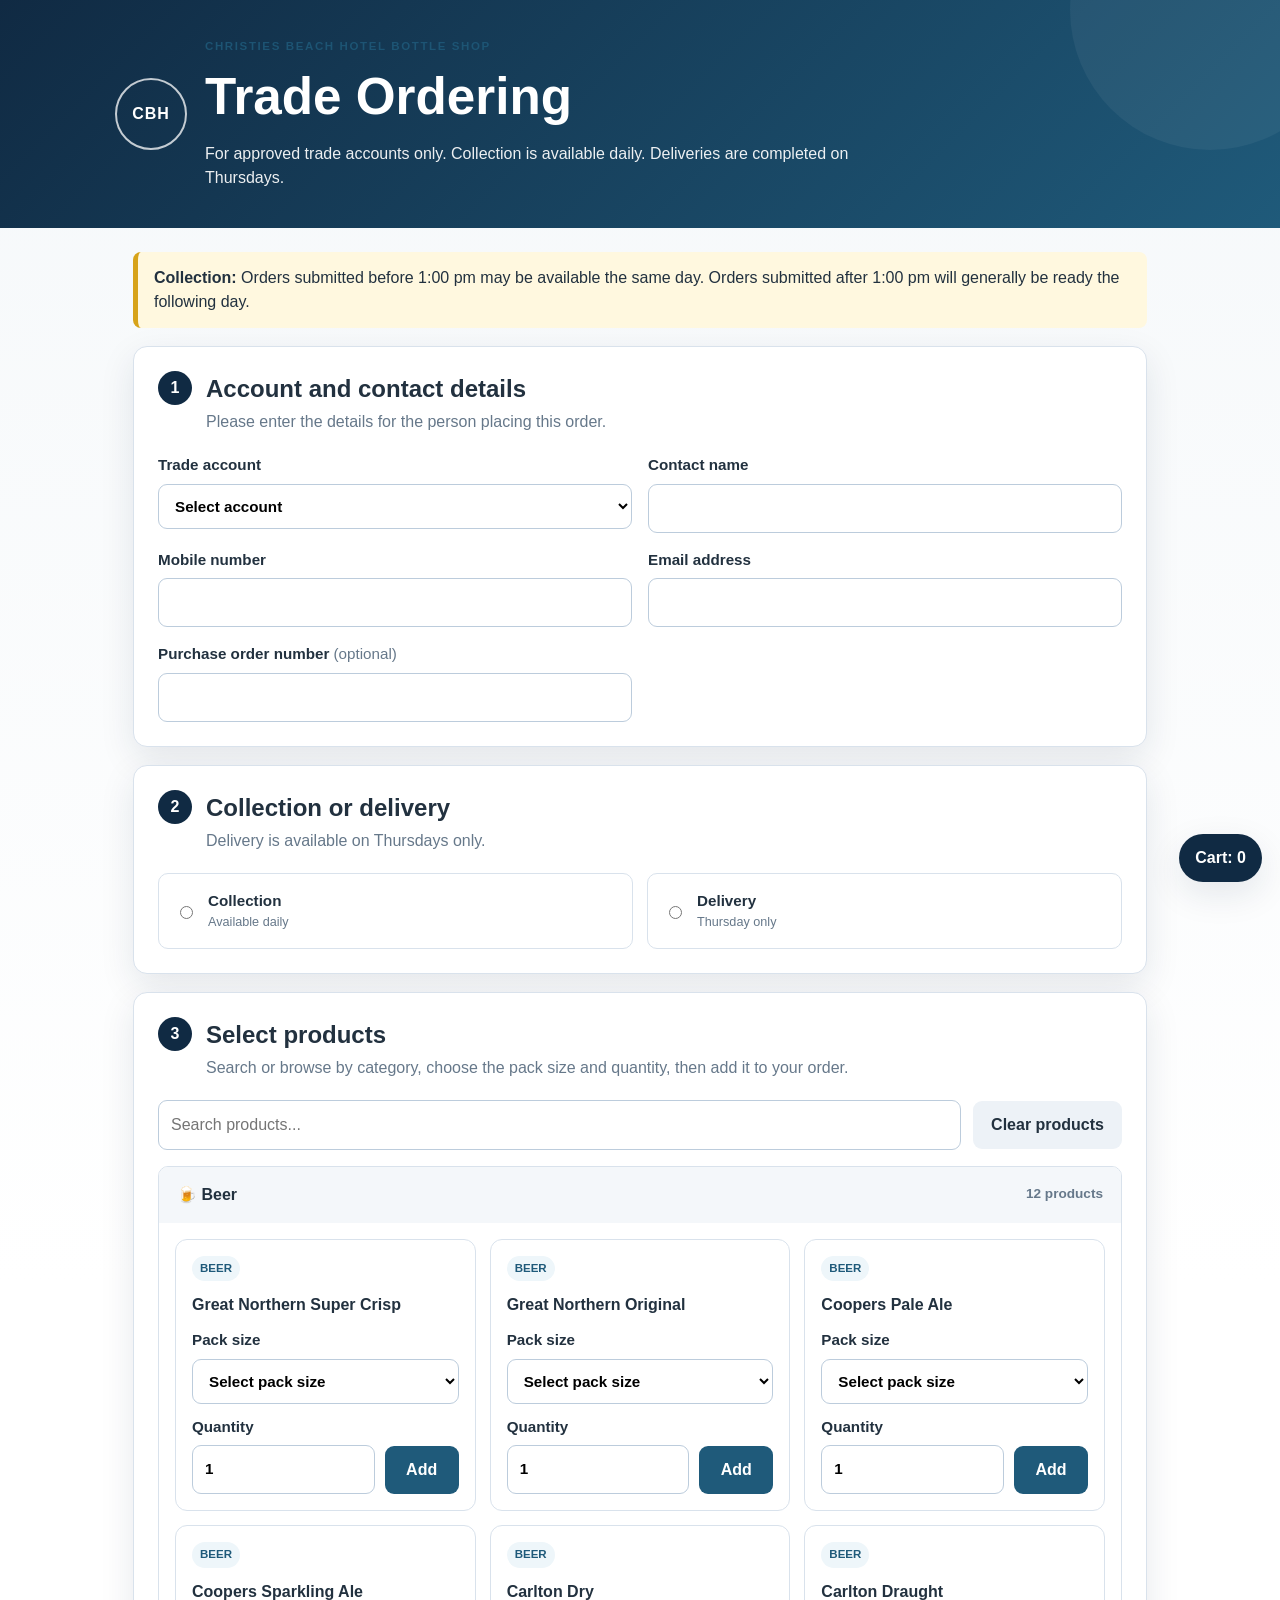
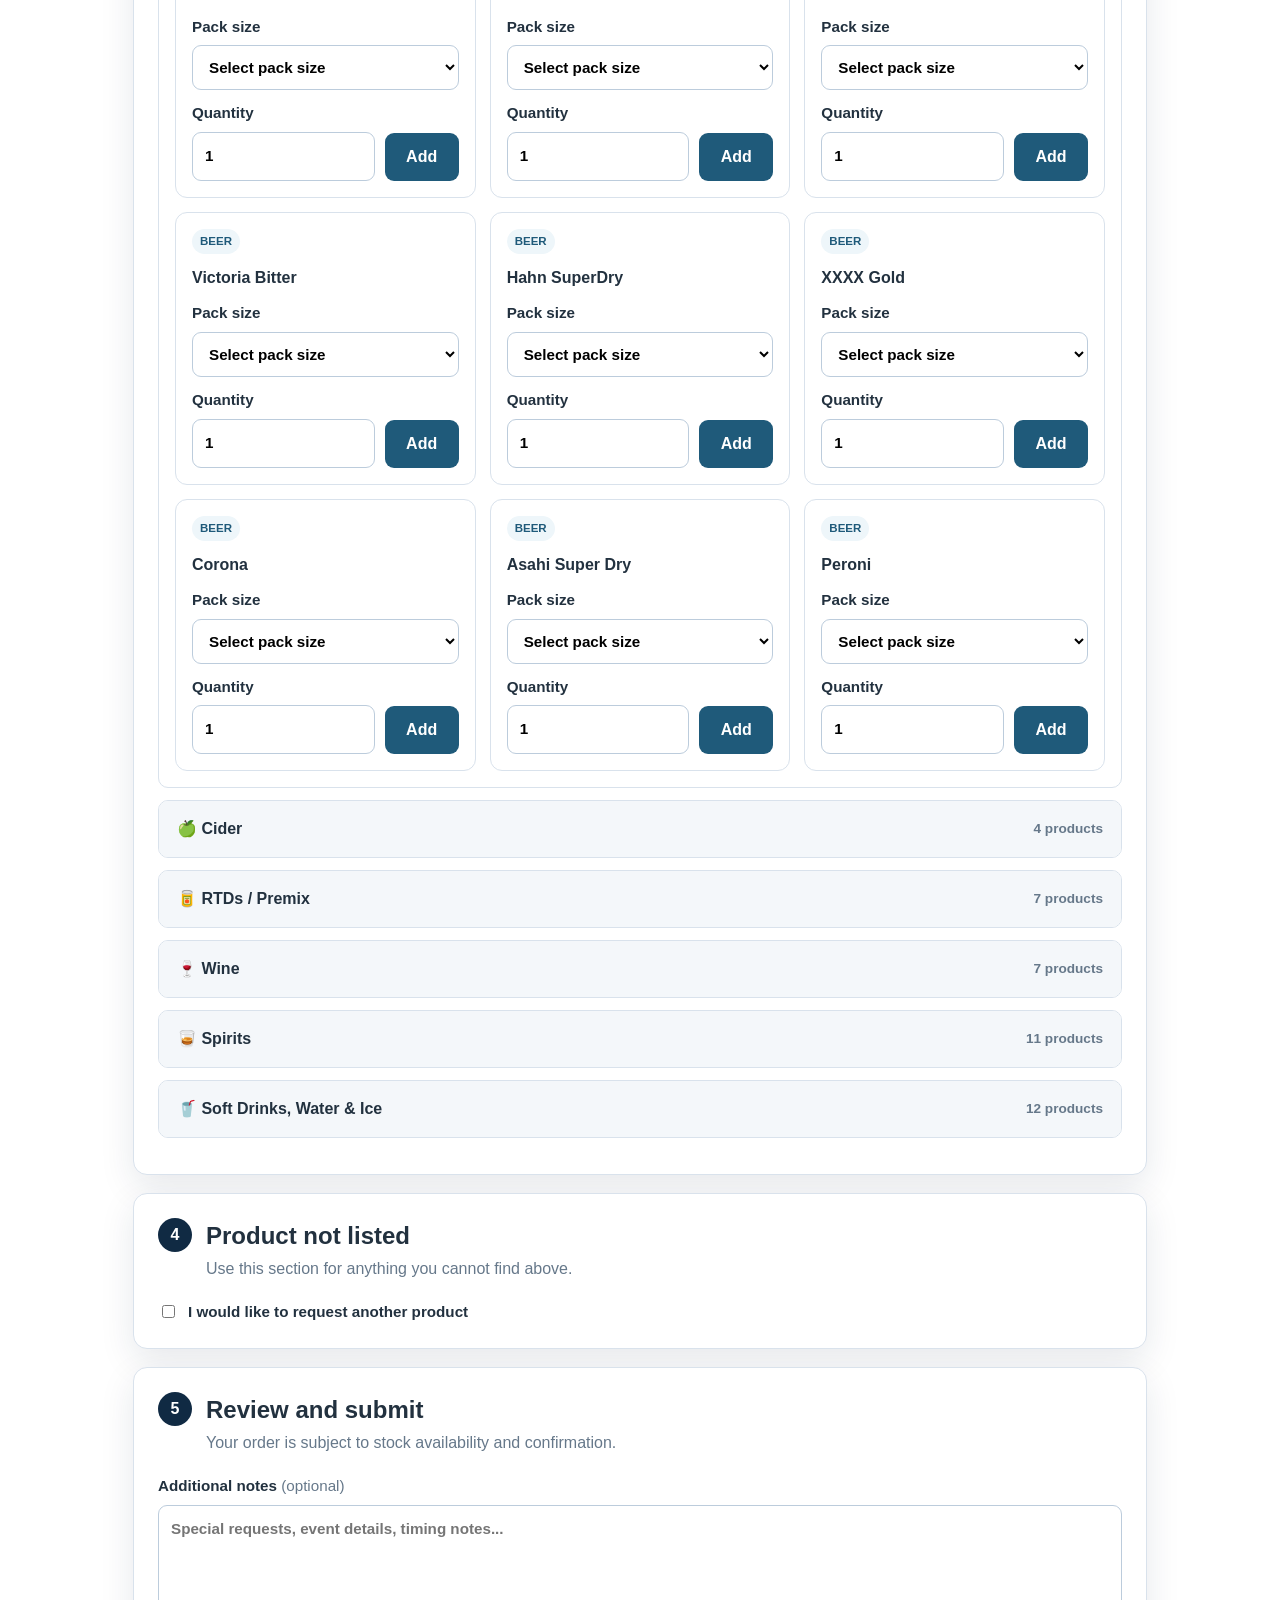
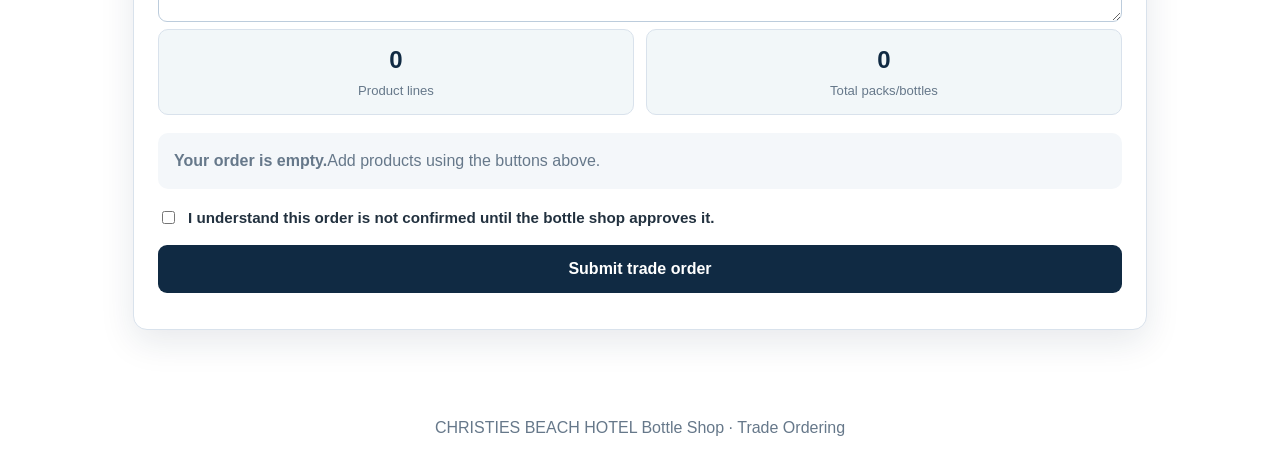
<file: index.html>
<!DOCTYPE html>
<html lang="en">
<head>
  <meta charset="UTF-8" />
  <meta name="viewport" content="width=device-width, initial-scale=1.0" />
  <title>CHRISTIES BEACH HOTEL | Trade Ordering</title>
  <link rel="stylesheet" href="styles.css" />
</head>
<body>
  <header class="hero">
    <div class="hero-inner">
      <div class="brand-mark">CBH</div>
      <div>
        <p class="eyebrow">CHRISTIES BEACH HOTEL Bottle Shop</p>
        <h1>Trade Ordering</h1>
        <p class="intro">For approved trade accounts only. Collection is available daily. Deliveries are completed on Thursdays.</p>
      </div>
    </div>
  </header>

  <main class="container">
    <div id="notice" class="notice">
      <strong>Collection:</strong> Orders submitted before 1:00 pm may be available the same day. Orders submitted after 1:00 pm will generally be ready the following day.
    </div>

    <form id="orderForm" novalidate>
      <section class="card">
        <div class="section-heading">
          <span class="step">1</span>
          <div>
            <h2>Account and contact details</h2>
            <p>Please enter the details for the person placing this order.</p>
          </div>
        </div>

        <div class="grid two">
          <label>
            Trade account
            <select id="account" required>
              <option value="">Select account</option>
              <option>Christies Beach Football Club</option>
              <option>SOTSC</option>
              <option>South Adelaide Panthers Soccer Club</option>
            </select>
          </label>

          <label>
            Contact name
            <input id="contactName" type="text" required autocomplete="name" />
          </label>

          <label>
            Mobile number
            <input id="phone" type="tel" required autocomplete="tel" />
          </label>

          <label>
            Email address
            <input id="email" type="email" required autocomplete="email" />
          </label>

          <label>
            Purchase order number <span class="optional">(optional)</span>
            <input id="poNumber" type="text" />
          </label>
        </div>
      </section>

      <section class="card">
        <div class="section-heading">
          <span class="step">2</span>
          <div>
            <h2>Collection or delivery</h2>
            <p>Delivery is available on Thursdays only.</p>
          </div>
        </div>

        <div class="choice-row" role="radiogroup" aria-label="Order type">
          <label class="choice-card">
            <input type="radio" name="orderType" value="Collection" required />
            <span>
              <strong>Collection</strong>
              <small>Available daily</small>
            </span>
          </label>

          <label class="choice-card">
            <input type="radio" name="orderType" value="Delivery" required />
            <span>
              <strong>Delivery</strong>
              <small>Thursday only</small>
            </span>
          </label>
        </div>

        <div id="collectionFields" class="conditional hidden">
          <div class="grid two">
            <label>
              Collection date
              <input id="collectionDate" type="date" />
            </label>
            <label>
              Preferred collection time
              <input id="collectionTime" type="time" />
            </label>
          </div>
          <p class="inline-note">Same-day collection orders must be submitted before 1:00 pm.</p>
        </div>

        <div id="deliveryFields" class="conditional hidden">
          <div class="grid two">
            <label>
              Delivery Thursday
              <select id="deliveryDate"></select>
            </label>
            <label>
              Delivery instructions <span class="optional">(optional)</span>
              <input id="deliveryInstructions" type="text" placeholder="Contact on arrival, deliver to clubrooms..." />
            </label>
          </div>
        </div>
      </section>

      <section class="card">
        <div class="section-heading">
          <span class="step">3</span>
          <div>
            <h2>Select products</h2>
            <p>Search or browse by category, choose the pack size and quantity, then add it to your order.</p>
          </div>
        </div>

        <div class="toolbar">
          <input id="productSearch" type="search" placeholder="Search products..." />
          <button type="button" id="clearOrder" class="secondary">Clear products</button>
        </div>

        <section id="favouritesSection" class="card hidden"></section>

        <div id="productCategories"></div>
      </section>

      <section class="card">
        <div class="section-heading">
          <span class="step">4</span>
          <div>
            <h2>Product not listed</h2>
            <p>Use this section for anything you cannot find above.</p>
          </div>
        </div>

        <label class="toggle-line">
          <input id="otherToggle" type="checkbox" />
          I would like to request another product
        </label>

        <div id="otherFields" class="conditional hidden">
          <div class="grid two">
            <label>
              Product name or description
              <input id="otherProduct" type="text" />
            </label>

            <label>
              Packaging
              <select id="otherPackaging">
                <option value="">Select</option>
                <option>Cans</option>
                <option>Bottles</option>
                <option>Either is fine</option>
                <option>Not sure</option>
              </select>
            </label>

            <label>
              Pack size
              <select id="otherPackSize">
                <option value="">Select</option>
                <option>Single</option>
                <option>4-pack</option>
                <option>6-pack</option>
                <option>10-pack</option>
                <option>Carton / case</option>
                <option>Wine case</option>
                <option>Other</option>
                <option>Not sure</option>
              </select>
            </label>

            <label>
              Number of packs
              <input id="otherQuantity" type="number" min="0" step="1" />
            </label>

            <label>
              Approximate number of drinks <span class="optional">(if unsure)</span>
              <input id="approxDrinks" type="number" min="0" step="1" />
            </label>

            <label>
              Accept a similar alternative?
              <select id="acceptAlternative">
                <option value="">Select</option>
                <option>Yes, please contact me</option>
                <option>No, leave it off the order</option>
              </select>
            </label>
          </div>
        </div>
      </section>

      <section class="card">
        <div class="section-heading">
          <span class="step">5</span>
          <div>
            <h2>Review and submit</h2>
            <p>Your order is subject to stock availability and confirmation.</p>
          </div>
        </div>

        <label>
          Additional notes <span class="optional">(optional)</span>
          <textarea id="notes" rows="4" placeholder="Special requests, event details, timing notes..."></textarea>
        </label>

        <div class="order-stats">
          <div><strong id="lineCount">0</strong><span>Product lines</span></div>
          <div><strong id="unitCount">0</strong><span>Total packs/bottles</span></div>
        </div>
        <div id="orderSummary" class="summary empty">No products selected yet.</div>

        <label class="confirm-line">
          <input id="terms" type="checkbox" required />
          I understand this order is not confirmed until the bottle shop approves it.
        </label>

        <button id="submitButton" class="primary" type="submit">Submit trade order</button>
        <p id="formMessage" class="form-message" aria-live="polite"></p>
      </section>
    </form>

    <iframe name="submissionFrame" id="submissionFrame" class="hidden-frame" title="Order submission"></iframe>
  </main>

  <div class="cart-pill">Cart: <span id="cartCount">0</span></div>

  <footer>
    CHRISTIES BEACH HOTEL Bottle Shop · Trade Ordering
  </footer>

  <script src="products.js"></script>
  <script src="app.js"></script>
</body>
</html>
</file>
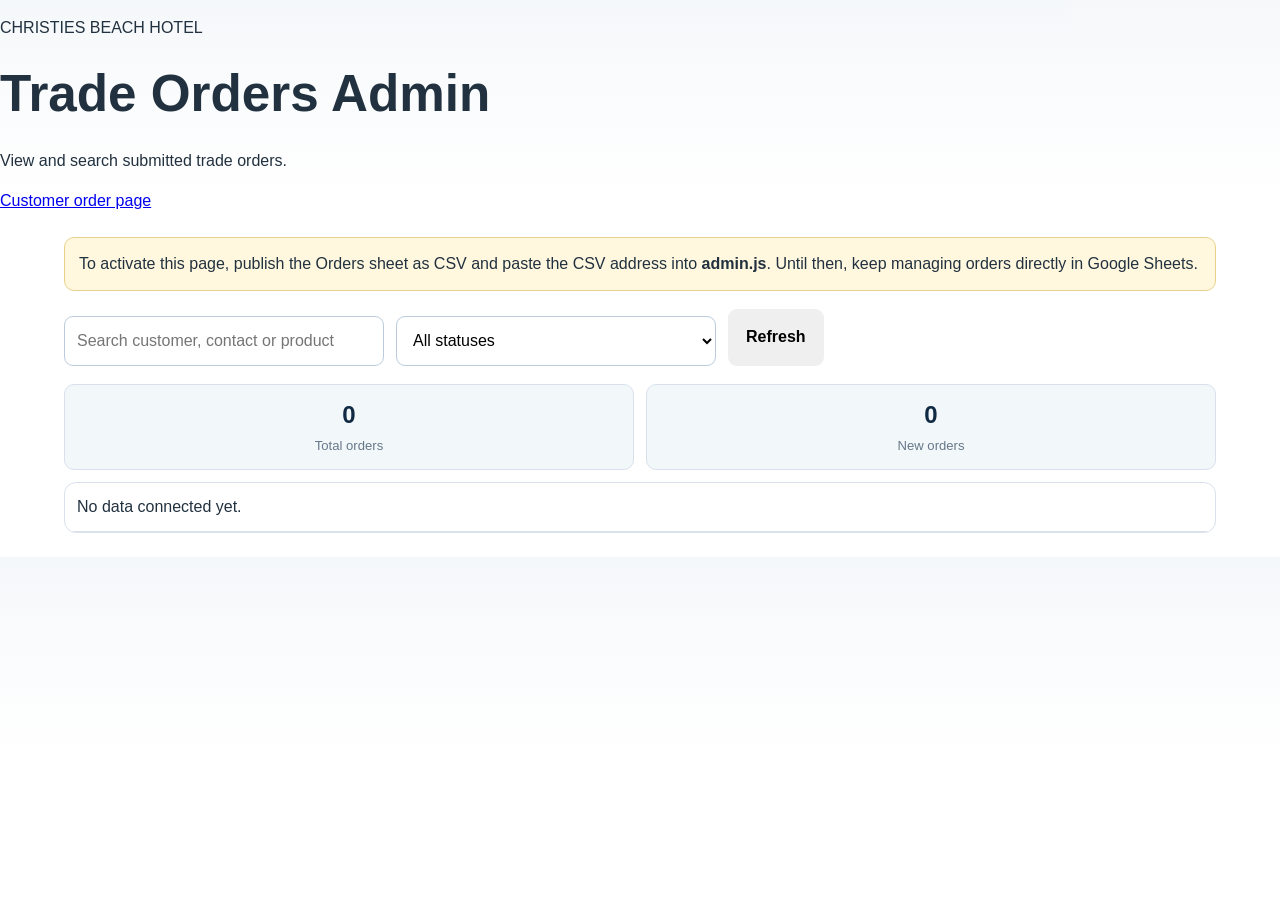
<file: admin.html>
<!doctype html>
<html lang="en">
<head>
  <meta charset="utf-8">
  <meta name="viewport" content="width=device-width,initial-scale=1">
  <title>Christies Trade Orders Admin</title>
  <link rel="stylesheet" href="styles.css">
  <style>
    .admin-wrap{max-width:1200px;margin:auto;padding:24px}
    .admin-toolbar{display:flex;gap:12px;flex-wrap:wrap;margin:18px 0}
    .admin-toolbar input,.admin-toolbar select{max-width:320px}
    .table-wrap{overflow:auto;background:white;border:1px solid var(--line);border-radius:12px}
    table{width:100%;border-collapse:collapse;min-width:950px}
    th,td{padding:12px;border-bottom:1px solid var(--line);text-align:left;vertical-align:top}
    th{background:#f2f7f9;position:sticky;top:0}
    .status{display:inline-block;padding:4px 9px;border-radius:999px;background:#eef4f6;font-weight:800;font-size:.78rem}
    .notice{background:#fff8df;border:1px solid #e8d28a;padding:14px;border-radius:10px}
  </style>
</head>
<body>
<header>
  <div class="header-inner">
    <div>
      <p class="kicker">CHRISTIES BEACH HOTEL</p>
      <h1>Trade Orders Admin</h1>
      <p>View and search submitted trade orders.</p>
    </div>
    <a class="button-link" href="index.html">Customer order page</a>
  </div>
</header>
<main class="admin-wrap">
  <div class="notice">
    To activate this page, publish the Orders sheet as CSV and paste the CSV address into <strong>admin.js</strong>.
    Until then, keep managing orders directly in Google Sheets.
  </div>
  <div class="admin-toolbar">
    <input id="search" type="search" placeholder="Search customer, contact or product">
    <select id="statusFilter">
      <option value="">All statuses</option>
      <option>New</option><option>Confirming Stock</option><option>Picking</option>
      <option>Ready</option><option>Completed</option><option>Cancelled</option>
    </select>
    <button id="refresh">Refresh</button>
  </div>
  <div class="order-stats">
    <div><strong id="totalOrders">0</strong><span>Total orders</span></div>
    <div><strong id="newOrders">0</strong><span>New orders</span></div>
  </div>
  <div class="table-wrap">
    <table>
      <thead><tr id="tableHead"></tr></thead>
      <tbody id="tableBody"><tr><td>No data connected yet.</td></tr></tbody>
    </table>
  </div>
</main>
<script src="admin.js"></script>
</body>
</html>
</file>
<file: styles.css>
:root {
  --navy: #102a43;
  --blue: #1f5a7a;
  --sand: #f3efe7;
  --white: #ffffff;
  --ink: #22313f;
  --muted: #66788a;
  --line: #d9e2ec;
  --success: #1f7a4d;
  --danger: #a12b2b;
  --shadow: 0 12px 35px rgba(16, 42, 67, 0.10);
}

* { box-sizing: border-box; }

body {
  margin: 0;
  font-family: Arial, Helvetica, sans-serif;
  color: var(--ink);
  background: #f7f9fb;
  line-height: 1.5;
}

.hero {
  background: linear-gradient(135deg, var(--navy), var(--blue));
  color: var(--white);
  padding: 38px 20px;
}

.hero-inner {
  max-width: 1050px;
  margin: 0 auto;
  display: flex;
  gap: 18px;
  align-items: center;
}

.brand-mark {
  width: 72px;
  height: 72px;
  border: 2px solid rgba(255,255,255,.75);
  border-radius: 50%;
  display: grid;
  place-items: center;
  font-weight: 800;
  letter-spacing: 1px;
  flex: 0 0 auto;
}

.eyebrow {
  margin: 0 0 4px;
  text-transform: uppercase;
  letter-spacing: .12em;
  font-size: .78rem;
  opacity: .85;
}

h1, h2, h3 { margin-top: 0; }
h1 { margin-bottom: 6px; font-size: clamp(2rem, 5vw, 3.2rem); }
.intro { margin: 0; max-width: 720px; opacity: .92; }

.container {
  max-width: 1050px;
  margin: 0 auto;
  padding: 24px 18px 48px;
}

.notice {
  background: #fff8df;
  border-left: 5px solid #d7a31a;
  padding: 14px 16px;
  border-radius: 8px;
  margin-bottom: 18px;
}

.card {
  background: var(--white);
  border: 1px solid var(--line);
  border-radius: 14px;
  padding: 24px;
  margin-bottom: 18px;
  box-shadow: var(--shadow);
}

.section-heading {
  display: flex;
  gap: 14px;
  align-items: flex-start;
  margin-bottom: 20px;
}

.section-heading h2 { margin-bottom: 3px; }
.section-heading p { margin: 0; color: var(--muted); }

.step {
  background: var(--navy);
  color: var(--white);
  width: 34px;
  height: 34px;
  border-radius: 50%;
  display: grid;
  place-items: center;
  font-weight: 700;
  flex: 0 0 auto;
}

.grid {
  display: grid;
  gap: 16px;
}

.grid.two {
  grid-template-columns: repeat(2, minmax(0, 1fr));
}

label {
  display: block;
  font-weight: 700;
  font-size: .95rem;
}

input, select, textarea, button {
  font: inherit;
}

input[type="text"],
input[type="email"],
input[type="tel"],
input[type="date"],
input[type="time"],
input[type="number"],
input[type="search"],
select,
textarea {
  width: 100%;
  margin-top: 7px;
  padding: 12px;
  border: 1px solid #bcccdc;
  border-radius: 9px;
  background: #fff;
}

input:focus, select:focus, textarea:focus {
  outline: 3px solid rgba(31, 90, 122, .16);
  border-color: var(--blue);
}

.optional {
  font-weight: 400;
  color: var(--muted);
}

.choice-row {
  display: grid;
  grid-template-columns: repeat(2, 1fr);
  gap: 14px;
}

.choice-card {
  border: 1px solid var(--line);
  border-radius: 10px;
  padding: 16px;
  display: flex;
  gap: 12px;
  align-items: center;
  cursor: pointer;
}

.choice-card:has(input:checked) {
  border-color: var(--blue);
  background: #eef6fa;
}

.choice-card small {
  display: block;
  color: var(--muted);
  font-weight: 400;
}

.conditional {
  margin-top: 18px;
  padding-top: 18px;
  border-top: 1px solid var(--line);
}

.hidden { display: none; }

.inline-note {
  margin: 14px 0 0;
  color: var(--muted);
}

.toolbar {
  display: flex;
  gap: 12px;
  align-items: center;
  margin-bottom: 16px;
}

.toolbar input { margin-top: 0; }

.category {
  border: 1px solid var(--line);
  border-radius: 10px;
  margin-bottom: 12px;
  overflow: hidden;
}

.category summary {
  cursor: pointer;
  padding: 16px 18px;
  font-weight: 800;
  background: #f4f7fa;
  list-style: none;
}

.category summary::-webkit-details-marker { display: none; }

.product-list {
  padding: 8px 16px 16px;
}

.product-row {
  display: grid;
  grid-template-columns: 1.8fr 1fr 1fr .8fr;
  gap: 10px;
  align-items: end;
  padding: 12px 0;
  border-bottom: 1px solid #edf2f7;
}

.product-row:last-child { border-bottom: 0; }

.product-name {
  font-weight: 800;
  align-self: center;
}

.product-row label {
  font-size: .8rem;
  color: var(--muted);
}

.product-row select,
.product-row input {
  margin-top: 4px;
  padding: 9px;
}

.toggle-line, .confirm-line {
  display: flex;
  gap: 10px;
  align-items: flex-start;
}

.toggle-line input, .confirm-line input { margin-top: 4px; }

.summary {
  margin: 18px 0;
  background: #f4f7fa;
  border-radius: 10px;
  padding: 16px;
}

.summary.empty { color: var(--muted); }

.summary ul {
  margin: 8px 0 0;
  padding-left: 20px;
}

button {
  border: 0;
  border-radius: 9px;
  padding: 12px 18px;
  cursor: pointer;
  font-weight: 800;
}

.primary {
  width: 100%;
  margin-top: 16px;
  background: var(--navy);
  color: var(--white);
}

.primary:disabled {
  opacity: .6;
  cursor: not-allowed;
}

.secondary {
  background: #edf2f7;
  color: var(--ink);
  white-space: nowrap;
}

.form-message {
  margin: 12px 0 0;
  font-weight: 700;
}

.form-message.success { color: var(--success); }
.form-message.error { color: var(--danger); }

.hidden-frame {
  width: 0;
  height: 0;
  border: 0;
  position: absolute;
}

footer {
  text-align: center;
  color: var(--muted);
  padding: 20px;
}

@media (max-width: 760px) {
  .grid.two,
  .choice-row,
  .product-row {
    grid-template-columns: 1fr;
  }

  .hero-inner { align-items: flex-start; }
  .brand-mark { width: 58px; height: 58px; }
  .toolbar { flex-direction: column; align-items: stretch; }
}

/* VERSION 2 PRODUCT CARDS */

.category summary { display:flex; justify-content:space-between; align-items:center; }
.category summary span:last-child { color:var(--muted); font-size:.85rem; }
.product-card-grid { display:grid; grid-template-columns:repeat(3,minmax(0,1fr)); gap:14px; padding:16px; }
.product-card { border:1px solid var(--line); border-radius:12px; padding:16px; display:flex; flex-direction:column; gap:12px; background:#fff; }
.product-card h3 { margin:0; font-size:1rem; }
.category-tag { display:inline-block; width:max-content; font-size:.72rem; font-weight:800; text-transform:uppercase; color:var(--blue); background:#eef6fa; border-radius:999px; padding:4px 8px; }
.add-button { background:var(--blue); color:#fff; margin-top:auto; }
.summary-title { display:flex; justify-content:space-between; gap:12px; margin-bottom:12px; }
.cart-lines { display:grid; gap:10px; }
.cart-line { display:grid; grid-template-columns:1fr 90px auto; gap:12px; align-items:end; background:#fff; border:1px solid var(--line); border-radius:9px; padding:12px; }
.cart-line span { display:block; color:var(--muted); font-size:.88rem; }
.remove-button { background:#f5eaea; color:var(--danger); }
.cart-pill { position:fixed; right:18px; bottom:18px; z-index:20; background:var(--navy); color:#fff; border-radius:999px; padding:12px 16px; box-shadow:var(--shadow); font-weight:800; }
@media (max-width:900px){ .product-card-grid{grid-template-columns:repeat(2,minmax(0,1fr));} }
@media (max-width:620px){ .product-card-grid{grid-template-columns:1fr;} .cart-line{grid-template-columns:1fr;} }


/* VERSION 3 */
body { background:linear-gradient(180deg,#f5f8fa 0,#ffffff 35%); }
header { position:relative; overflow:hidden; }
header::after { content:""; position:absolute; width:280px; height:280px; border-radius:50%; background:rgba(255,255,255,.05); right:-70px; top:-130px; }
.section-heading-row { display:flex; justify-content:space-between; align-items:end; gap:20px; margin-bottom:14px; }
.section-heading-row h2 { margin:.15rem 0 0; }
.eyebrow { font-size:.72rem; letter-spacing:.14em; font-weight:900; color:var(--blue); }
.muted { color:var(--muted); font-size:.9rem; }
.quantity-row { display:grid; grid-template-columns:1fr auto; gap:10px; align-items:end; }
.add-button { min-width:74px; }
.order-stats { display:grid; grid-template-columns:repeat(2,minmax(0,1fr)); gap:12px; margin-bottom:12px; }
.order-stats > div { background:#f2f7f9; border:1px solid var(--line); border-radius:10px; padding:12px; text-align:center; }
.order-stats strong { display:block; font-size:1.5rem; color:var(--navy); }
.order-stats span { color:var(--muted); font-size:.82rem; }
.qty-control { display:grid; grid-template-columns:36px 56px 36px; align-items:center; }
.qty-control button { padding:9px 0; border-radius:7px; background:#edf3f6; color:var(--navy); }
.qty-control input { padding:9px 4px; text-align:center; border-radius:0; }
#favouritesSection { border-top:4px solid var(--blue); }
@media(max-width:620px){
  .section-heading-row{align-items:start;flex-direction:column}
  .quantity-row{grid-template-columns:1fr}
  .add-button{width:100%}
}
</file>
